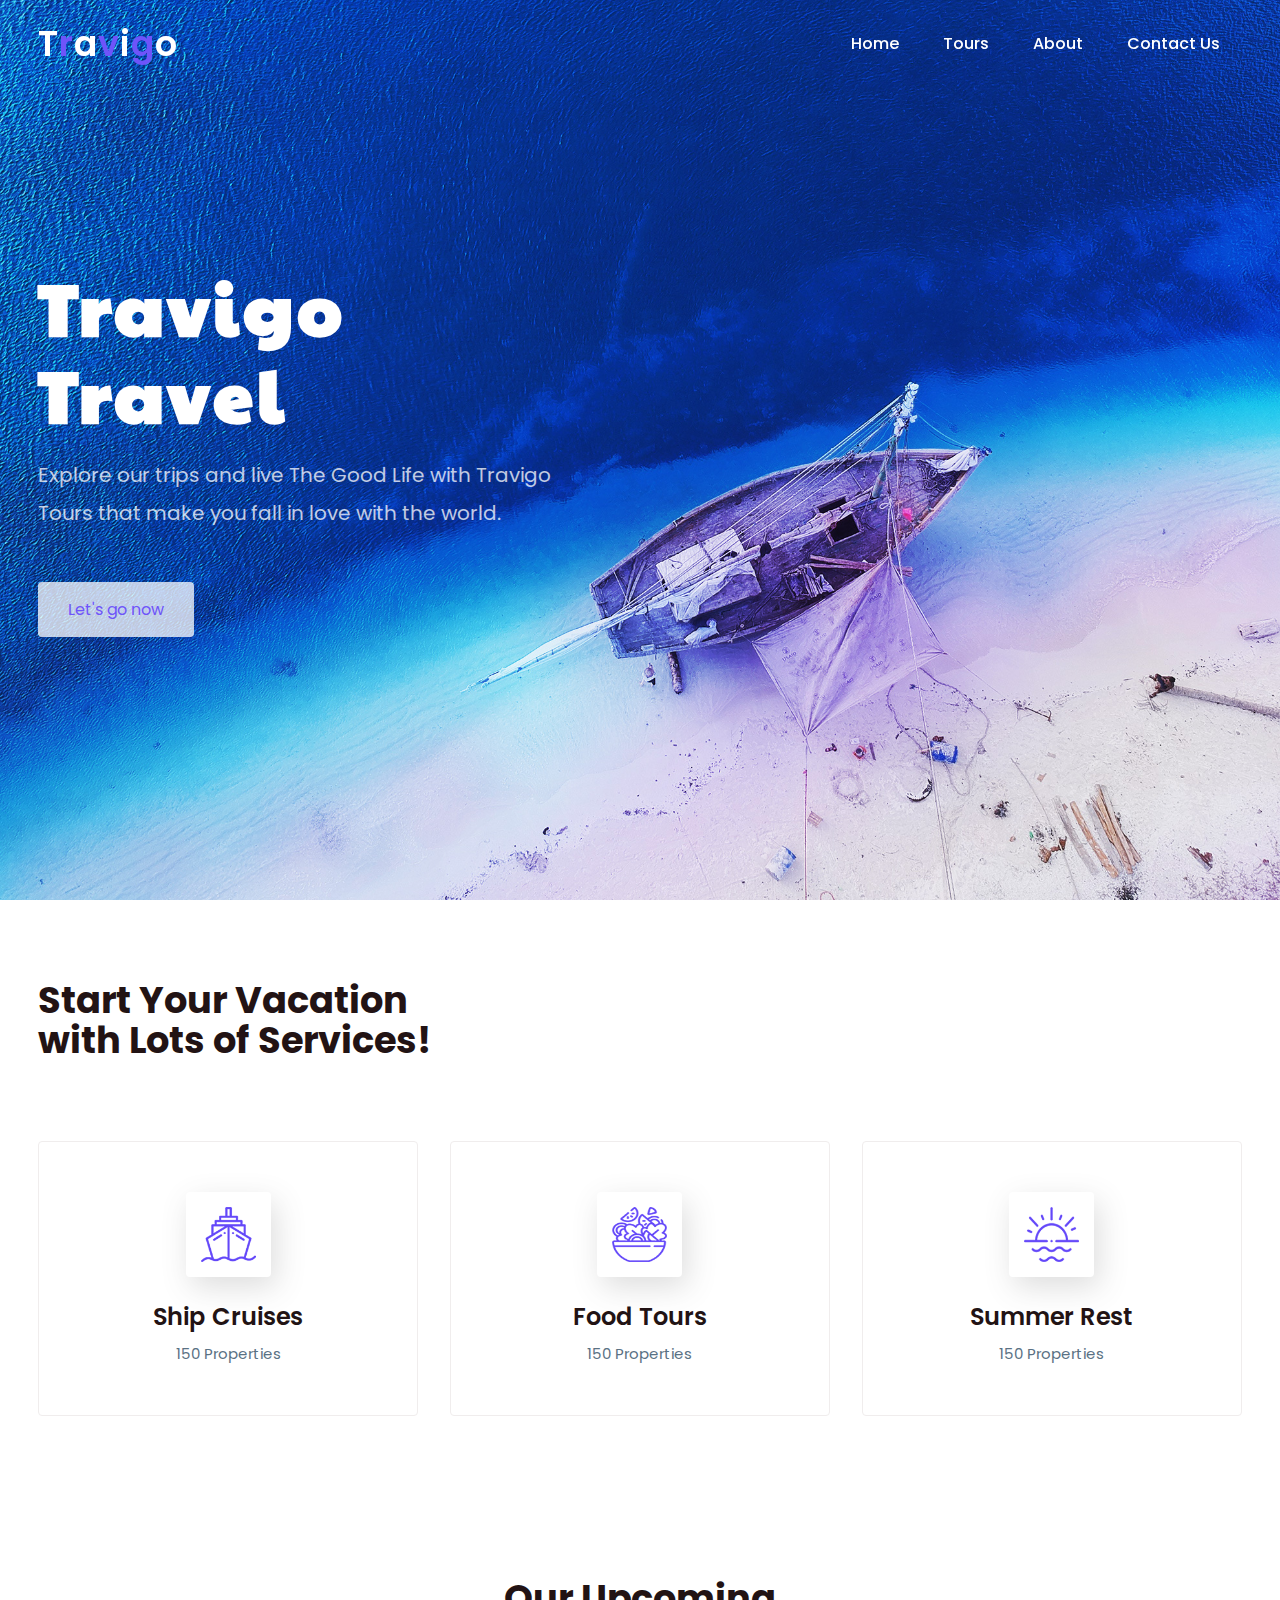
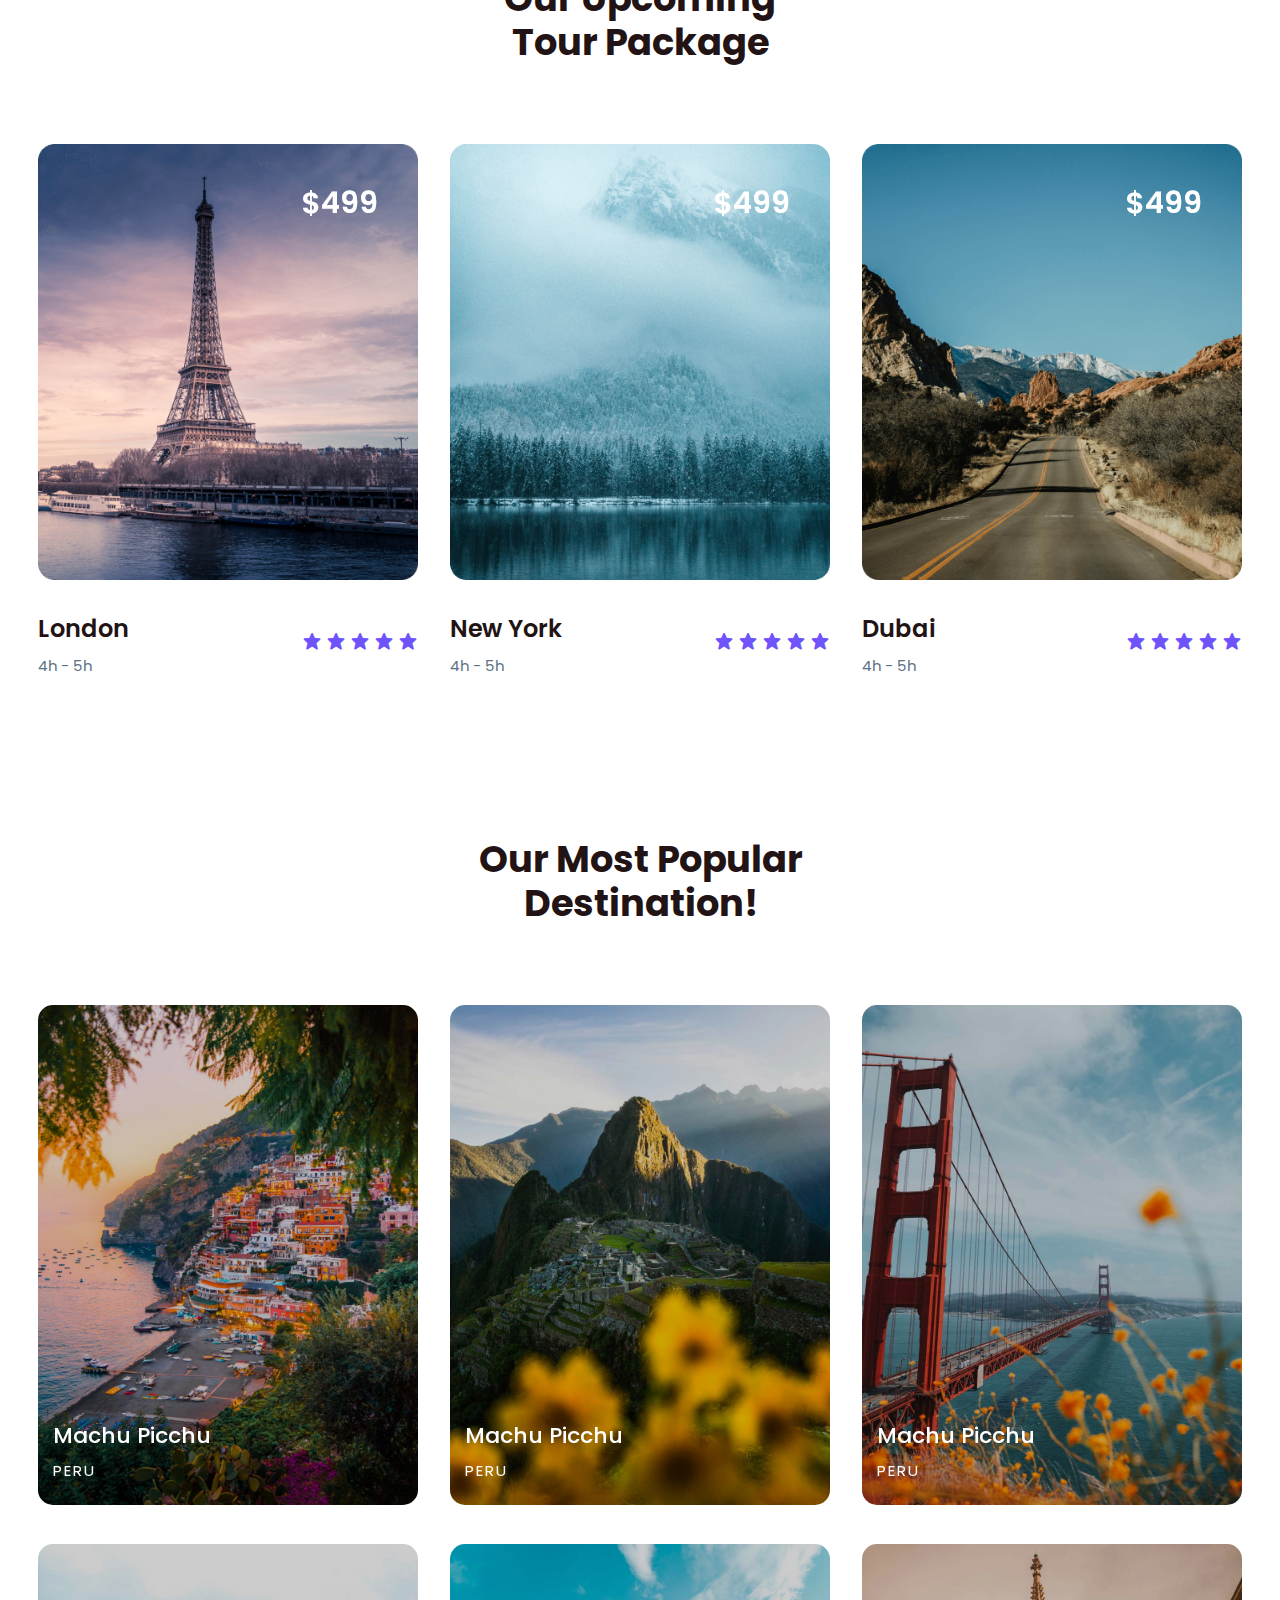
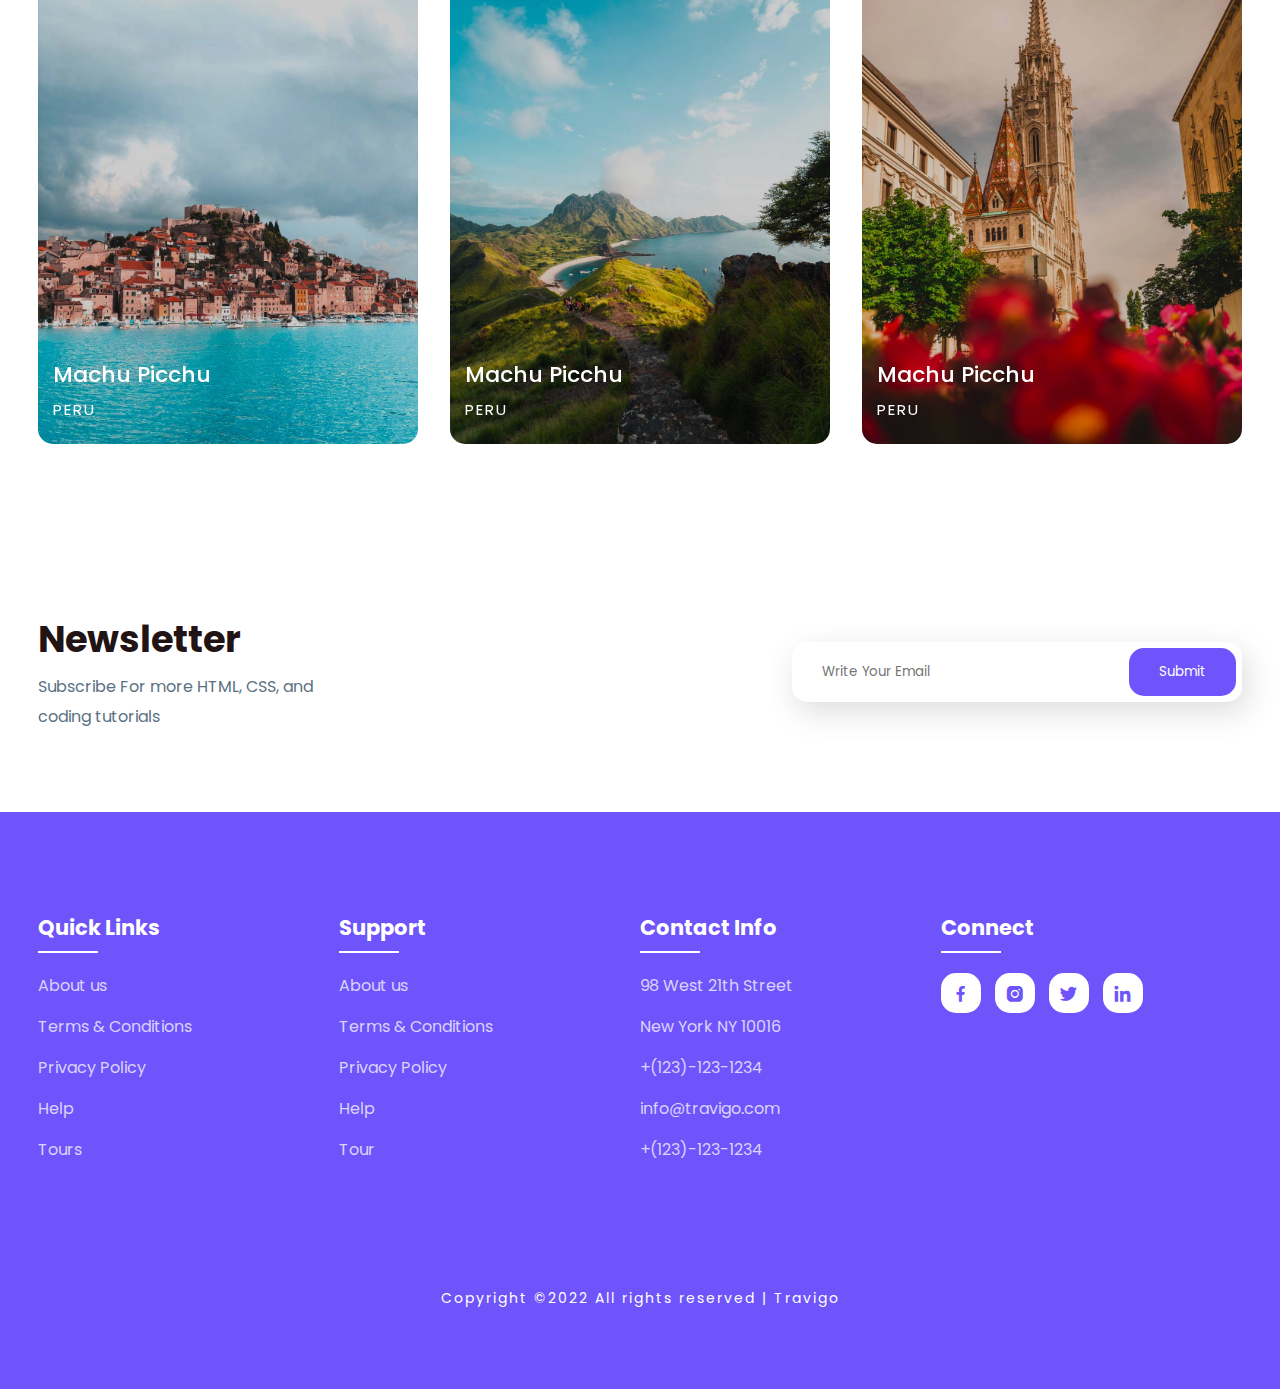
<file: index.html>
<!DOCTYPE html>
<html>
  <head>
    <meta charset="utf-8" />
    <meta name="viewport" content="width=device-width, initial-scale=1" />
    <title>Travigo - Travel for everyone</title>
    <link rel="icon" href="./img/world.png" />
    <meta
      name="description"
      content="Explore our trips and live The Good Life with Travigo our Tours that make you fall in love with the world."
    />
    <link rel="stylesheet" type="text/css" href="css/style.css" />

    <link
      rel="stylesheet"
      href="https://unpkg.com/boxicons@latest/css/boxicons.min.css"
    />

    <link rel="preconnect" href="https://fonts.googleapis.com" />
    <link rel="preconnect" href="https://fonts.gstatic.com" crossorigin />
    <link
      href="https://fonts.googleapis.com/css2?family=Paytone+One&family=Poppins:wght@100;200;300;400;500;600;700;800;900&display=swap"
      rel="stylesheet"
    />
  </head>
  <body>
    <!--header--->
    <header>
      <a href="#" class="logo"
        ><span>T</span><span class="purpel">r</span><span>a</span
        ><span class="purpel">v</span><span>i</span><span class="purpel">g</span
        ><span>o</span></a
      >
      <div class="bx bx-menu" id="menu-icon"></div>

      <ul class="navbar">
        <li><a href="index.html">Home</a></li>
        <li><a href="tours.html">Tours</a></li>
        <li><a href="about.html">About</a></li>
        <li><a href="contact.html">Contact Us</a></li>
      </ul>
    </header>

    <!--Home section--->
    <section class="home" id="home">
      <div class="home-text">
        <h1>
          Travigo <br />
          Travel
        </h1>
        <p>
          Explore our trips and live The Good Life with Travigo <br />
          Tours that make you fall in love with the world.
        </p>
        <a href="#" class="home-btn">Let's go now</a>
      </div>
    </section>

    <!--container--->
    <section class="container">
      <div class="text">
        <h2>
          Start Your Vacation <br />
          with Lots of Services!
        </h2>
      </div>

      <div class="row-items">
        <div class="container-box">
          <div class="container-img">
            <img src="img/trip1.png" alt="ship icon" />
          </div>
          <h4>Ship Cruises</h4>
          <p>150 Properties</p>
        </div>

        <div class="container-box">
          <div class="container-img">
            <img src="img/trip2.png" alt="food icon" />
          </div>
          <h4>Food Tours</h4>
          <p>150 Properties</p>
        </div>

        <div class="container-box">
          <div class="container-img">
            <img src="img/trip3.png" alt="sea and sun icon" />
          </div>
          <h4>Summer Rest</h4>
          <p>150 Properties</p>
        </div>
      </div>
    </section>

    <!--Package section--->
    <section class="package" id="package">
      <div class="title">
        <h2>
          Our Upcoming <br />
          Tour Package
        </h2>
      </div>

      <div class="package-content">
        <div class="box">
          <div class="thum">
            <img src="img/img1.png" alt="tour eiffel image" />
            <h3>$499</h3>
          </div>

          <div class="dest-content">
            <div class="location">
              <h4>London</h4>
              <p>4h - 5h</p>
            </div>
            <div class="stars">
              <a href="#"><i class="bx bxs-star"></i></a>
              <a href="#"><i class="bx bxs-star"></i></a>
              <a href="#"><i class="bx bxs-star"></i></a>
              <a href="#"><i class="bx bxs-star"></i></a>
              <a href="#"><i class="bx bxs-star"></i></a>
            </div>
          </div>
        </div>

        <div class="box">
          <div class="thum">
            <img src="img/img2.png" alt="mauntain image" />
            <h3>$499</h3>
          </div>

          <div class="dest-content">
            <div class="location">
              <h4>New York</h4>
              <p>4h - 5h</p>
            </div>
            <div class="stars">
              <a href="#"><i class="bx bxs-star"></i></a>
              <a href="#"><i class="bx bxs-star"></i></a>
              <a href="#"><i class="bx bxs-star"></i></a>
              <a href="#"><i class="bx bxs-star"></i></a>
              <a href="#"><i class="bx bxs-star"></i></a>
            </div>
          </div>
        </div>

        <div class="box">
          <div class="thum">
            <img src="img/img3.png" alt="road image" />
            <h3>$499</h3>
          </div>

          <div class="dest-content">
            <div class="location">
              <h4>Dubai</h4>
              <p>4h - 5h</p>
            </div>
            <div class="stars">
              <a href="#"><i class="bx bxs-star"></i></a>
              <a href="#"><i class="bx bxs-star"></i></a>
              <a href="#"><i class="bx bxs-star"></i></a>
              <a href="#"><i class="bx bxs-star"></i></a>
              <a href="#"><i class="bx bxs-star"></i></a>
            </div>
          </div>
        </div>
      </div>
    </section>

    <!--destination section--->
    <section class="destination" id="destination">
      <div class="title">
        <h2>
          Our Most Popular <br />
          Destination!
        </h2>
      </div>

      <div class="destination-content">
        <div class="col-content">
          <img src="img/img-1.jpg" alt="Machu Picchu image" />
          <h5>Machu Picchu</h5>
          <p>PERU</p>
        </div>

        <div class="col-content">
          <img src="img/img-2.jpg" alt="Machu Picchu image" />
          <h5>Machu Picchu</h5>
          <p>PERU</p>
        </div>

        <div class="col-content">
          <img src="img/img-3.jpg" alt="Machu Picchu image" />
          <h5>Machu Picchu</h5>
          <p>PERU</p>
        </div>

        <div class="col-content">
          <img src="img/img-4.jpg" alt="Machu Picchu image" />
          <h5>Machu Picchu</h5>
          <p>PERU</p>
        </div>

        <div class="col-content">
          <img src="img/img-5.jpg" alt="Machu Picchu image" />
          <h5>Machu Picchu</h5>
          <p>PERU</p>
        </div>

        <div class="col-content">
          <img src="img/img-6.jpg" alt="Machu Picchu image" />
          <h5>Machu Picchu</h5>
          <p>PERU</p>
        </div>
      </div>
    </section>

    <!--Newsletter--->
    <section class="newsletter">
      <div class="news-text">
        <h2>Newsletter</h2>
        <p>
          Subscribe For more HTML, CSS, and <br />
          coding tutorials
        </p>
      </div>

      <div class="send">
        <form>
          <input type="email" placeholder="Write Your Email" required />
          <input type="submit" value="Submit" />
        </form>
      </div>
    </section>

    <!--footer--->
    <section id="contact">
      <div class="footer">
        <div class="main">
          <div class="list">
            <h4>Quick Links</h4>
            <ul>
              <li><a href="#">About us</a></li>
              <li><a href="#">Terms & Conditions</a></li>
              <li><a href="#">Privacy Policy</a></li>
              <li><a href="#">Help</a></li>
              <li><a href="#">Tours</a></li>
            </ul>
          </div>

          <div class="list">
            <h4>Support</h4>
            <ul>
              <li><a href="about.html">About us</a></li>
              <li><a href="#">Terms & Conditions</a></li>
              <li><a href="#">Privacy Policy</a></li>
              <li><a href="#">Help</a></li>
              <li><a href="tours.html">Tour</a></li>
            </ul>
          </div>

          <div class="list">
            <h4>Contact Info</h4>
            <ul>
              <li><a href="#">98 West 21th Street</a></li>
              <li><a href="#">New York NY 10016</a></li>
              <li><a href="#">+(123)-123-1234</a></li>
              <li><a href="#">info@travigo.com</a></li>
              <li><a href="#">+(123)-123-1234</a></li>
            </ul>
          </div>

          <div class="list">
            <h4>Connect</h4>
            <div class="social">
              <a href="https://www.facebook.com/YouCodeSchool/"
                ><i class="bx bxl-facebook"></i
              ></a>
              <a href="https://www.instagram.com/youcodeschool/"
                ><i class="bx bxl-instagram-alt"></i></a>
              <a href="https://twitter.com/YouCode18"><i class="bx bxl-twitter"></i></a>
              <a href="https://www.linkedin.com/company/youcode-maroc/"><i class="bx bxl-linkedin"></i></a>
            </div>
          </div>
        </div>
      </div>

      <div class="end-text">
        <p>Copyright ©2022 All rights reserved | Travigo</p>
      </div>
    </section>

    <!--link to js--->
    <script type="text/javascript" src="js/script.js"></script>
  </body>
</html>
</file>
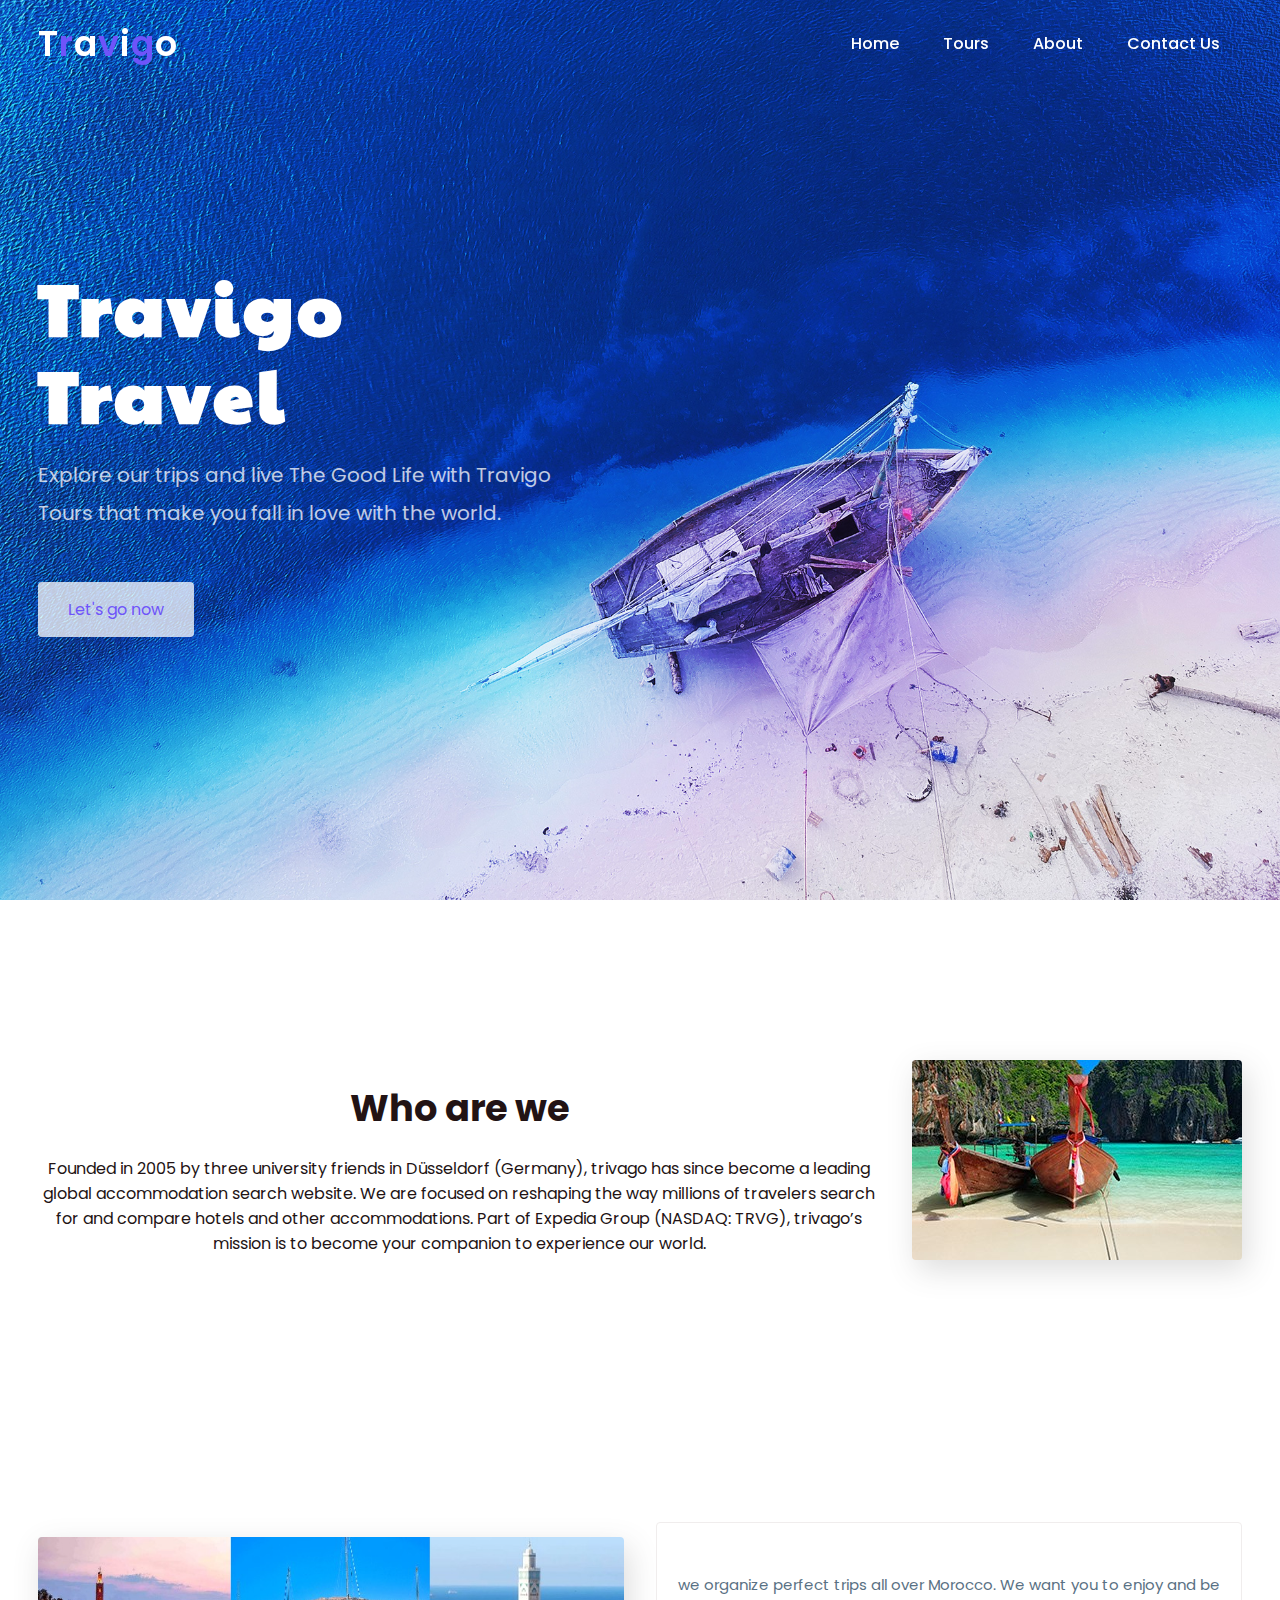
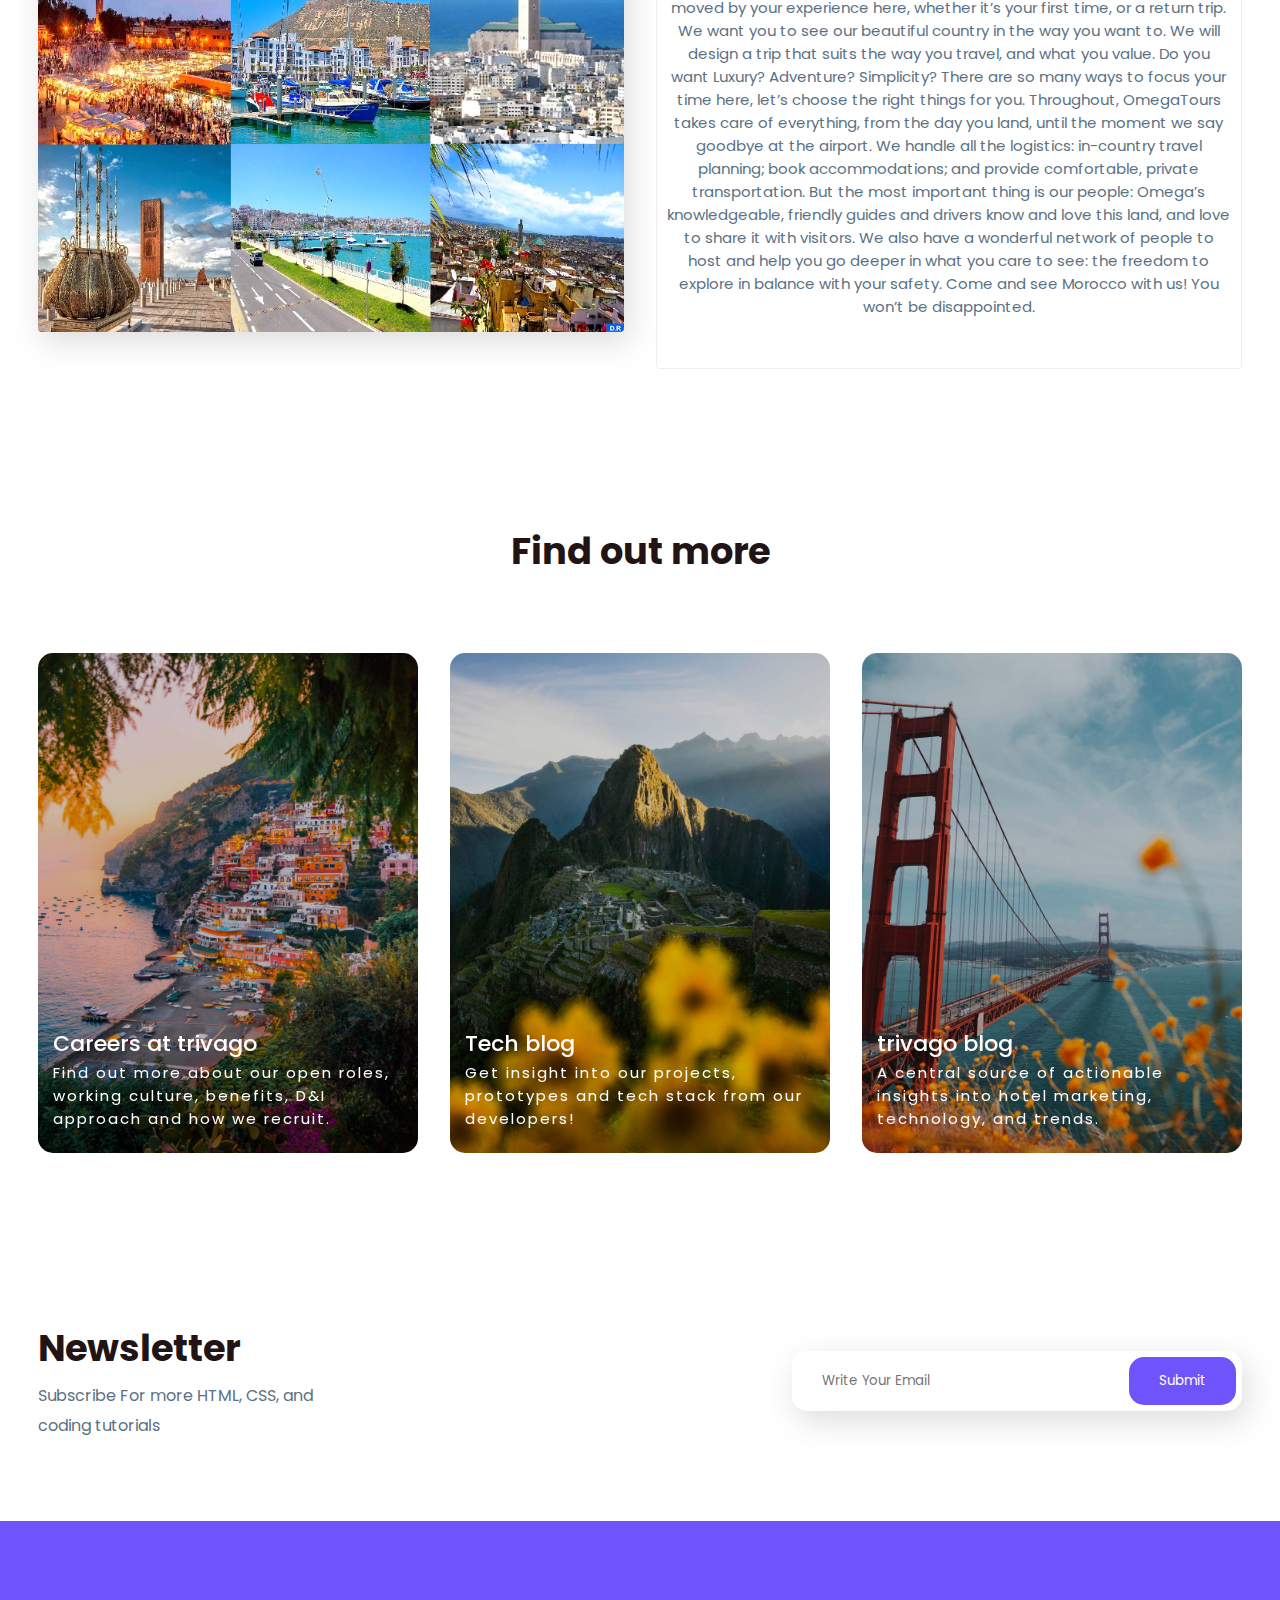
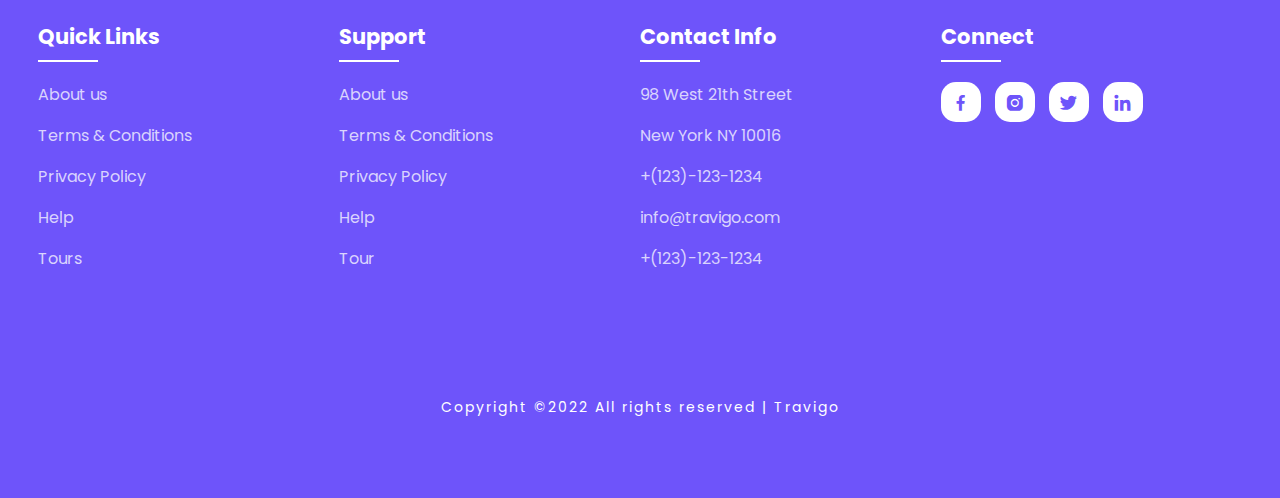
<file: about.html>
<!DOCTYPE html>
<html>
  <head>
    <meta charset="utf-8" />
    <meta name="viewport" content="width=device-width, initial-scale=1" />
    <title>Travigo - Travel for everyone</title>
    <link rel="icon" href="./img/world.png" />
    <meta
      name="description"
      content="Explore our trips and live The Good Life with Travigo our Tours that make you fall in love with the world."
    />
    <link rel="stylesheet" type="text/css" href="css/style.css" />

    <link
      rel="stylesheet"
      href="https://unpkg.com/boxicons@latest/css/boxicons.min.css"
    />

    <link rel="preconnect" href="https://fonts.googleapis.com" />
    <link rel="preconnect" href="https://fonts.gstatic.com" crossorigin />
    <link
      href="https://fonts.googleapis.com/css2?family=Paytone+One&family=Poppins:wght@100;200;300;400;500;600;700;800;900&display=swap"
      rel="stylesheet"
    />
  </head>
  <body>
    <!--header--->
    <header>
      <a href="#" class="logo"
        ><span>T</span><span class="purpel">r</span><span>a</span
        ><span class="purpel">v</span><span>i</span><span class="purpel">g</span
        ><span>o</span></a
      >
      <div class="bx bx-menu" id="menu-icon"></div>

      <ul class="navbar">
        <li><a href="index.html">Home</a></li>
        <li><a href="tours.html">Tours</a></li>
        <li><a href="about.html">About</a></li>
        <li><a href="contact.html">Contact Us</a></li>
      </ul>
    </header>

    <!--Home section--->
    <section class="home" id="home">
      <div class="home-text">
        <h1>
          Travigo <br />
          Travel
        </h1>
        <p>
          Explore our trips and live The Good Life with Travigo <br />
          Tours that make you fall in love with the world.
        </p>
        <a href="#" class="home-btn">Let's go now</a>
      </div>
    </section>

    <!--container--->
    <section class="container">
      <div class="row-items">
        <div id="about" class="container">
          <div class="title">
            <h2>Who are we</h2>
          </div>
          <br />
          <p>
            Founded in 2005 by three university friends in Düsseldorf (Germany),
            trivago has since become a leading global accommodation search
            website. We are focused on reshaping the way millions of travelers
            search for and compare hotels and other accommodations. Part of
            Expedia Group (NASDAQ: TRVG), trivago’s mission is to become your
            companion to experience our world.
          </p>
        </div>
        <div class="container-img-b">
          <img src="img/tourism.jpg" alt="tourism image" />
        </div>
      </div>
    </section>

    <!--container--->
    <section class="container">
      <div class="row-items">
        <div class="container-img-b">
          <img src="img/maroc.jpg" alt="morocco collection image" />
        </div>
        <div class="container-box">
          <p>
            we organize perfect trips all over Morocco. We want you to enjoy and
            be moved by your experience here, whether it’s your first time, or a
            return trip. We want you to see our beautiful country in the way you
            want to. We will design a trip that suits the way you travel, and
            what you value. Do you want Luxury? Adventure? Simplicity? There are
            so many ways to focus your time here, let’s choose the right things
            for you. Throughout, OmegaTours takes care of everything, from the
            day you land, until the moment we say goodbye at the airport. We
            handle all the logistics: in-country travel planning; book
            accommodations; and provide comfortable, private transportation. But
            the most important thing is our people: Omega’s knowledgeable,
            friendly guides and drivers know and love this land, and love to
            share it with visitors. We also have a wonderful network of people
            to host and help you go deeper in what you care to see: the freedom
            to explore in balance with your safety. Come and see Morocco with
            us! You won’t be disappointed.
          </p>
        </div>
      </div>
    </section>

    <!--destination section--->
    <section class="destination" id="destination">
      <div class="title">
        <h2>Find out more</h2>
      </div>

      <div class="destination-content">
        <div class="blog-content">
          <img src="img/img-1.jpg" alt="Machu Picchu image" />
          <h5>Careers at trivago</h5>
          <p>
            Find out more about our open roles, working culture, benefits, D&I
            approach and how we recruit.
          </p>
        </div>

        <div class="blog-content">
          <img src="img/img-2.jpg" alt="Machu Picchu image" />
          <h5>Tech blog</h5>
          <p>
            Get insight into our projects, prototypes and tech stack from our
            developers!
          </p>
        </div>

        <div class="blog-content">
          <img src="img/img-3.jpg" alt="Machu Picchu image" />
          <h5>trivago blog</h5>
          <p>
            A central source of actionable insights into hotel marketing,
            technology, and trends.
          </p>
        </div>
      </div>
    </section>

    <!--Newsletter--->
    <section class="newsletter">
      <div class="news-text">
        <h2>Newsletter</h2>
        <p>
          Subscribe For more HTML, CSS, and <br />
          coding tutorials
        </p>
      </div>

      <div class="send">
        <form>
          <input type="email" placeholder="Write Your Email" required />
          <input type="submit" value="Submit" />
        </form>
      </div>
    </section>

    <!--footer--->
    <section id="contact">
      <div class="footer">
        <div class="main">
          <div class="list">
            <h4>Quick Links</h4>
            <ul>
              <li><a href="#">About us</a></li>
              <li><a href="#">Terms & Conditions</a></li>
              <li><a href="#">Privacy Policy</a></li>
              <li><a href="#">Help</a></li>
              <li><a href="#">Tours</a></li>
            </ul>
          </div>

          <div class="list">
            <h4>Support</h4>
            <ul>
              <li><a href="about.html">About us</a></li>
              <li><a href="#">Terms & Conditions</a></li>
              <li><a href="#">Privacy Policy</a></li>
              <li><a href="#">Help</a></li>
              <li><a href="tours.html">Tour</a></li>
            </ul>
          </div>

          <div class="list">
            <h4>Contact Info</h4>
            <ul>
              <li><a href="#">98 West 21th Street</a></li>
              <li><a href="#">New York NY 10016</a></li>
              <li><a href="#">+(123)-123-1234</a></li>
              <li><a href="#">info@travigo.com</a></li>
              <li><a href="#">+(123)-123-1234</a></li>
            </ul>
          </div>

          <div class="list">
            <h4>Connect</h4>
            <div class="social">
              <a href="https://www.facebook.com/YouCodeSchool/"
                ><i class="bx bxl-facebook"></i
              ></a>
              <a href="https://www.instagram.com/youcodeschool/"
                ><i class="bx bxl-instagram-alt"></i
              ></a>
              <a href="https://twitter.com/YouCode18"
                ><i class="bx bxl-twitter"></i
              ></a>
              <a href="https://www.linkedin.com/company/youcode-maroc/"
                ><i class="bx bxl-linkedin"></i
              ></a>
            </div>
          </div>
        </div>
      </div>

      <div class="end-text">
        <p>Copyright ©2022 All rights reserved | Travigo</p>
      </div>
    </section>

    <!--link to js--->
    <script type="text/javascript" src="js/script.js"></script>
  </body>
</html>
</file>
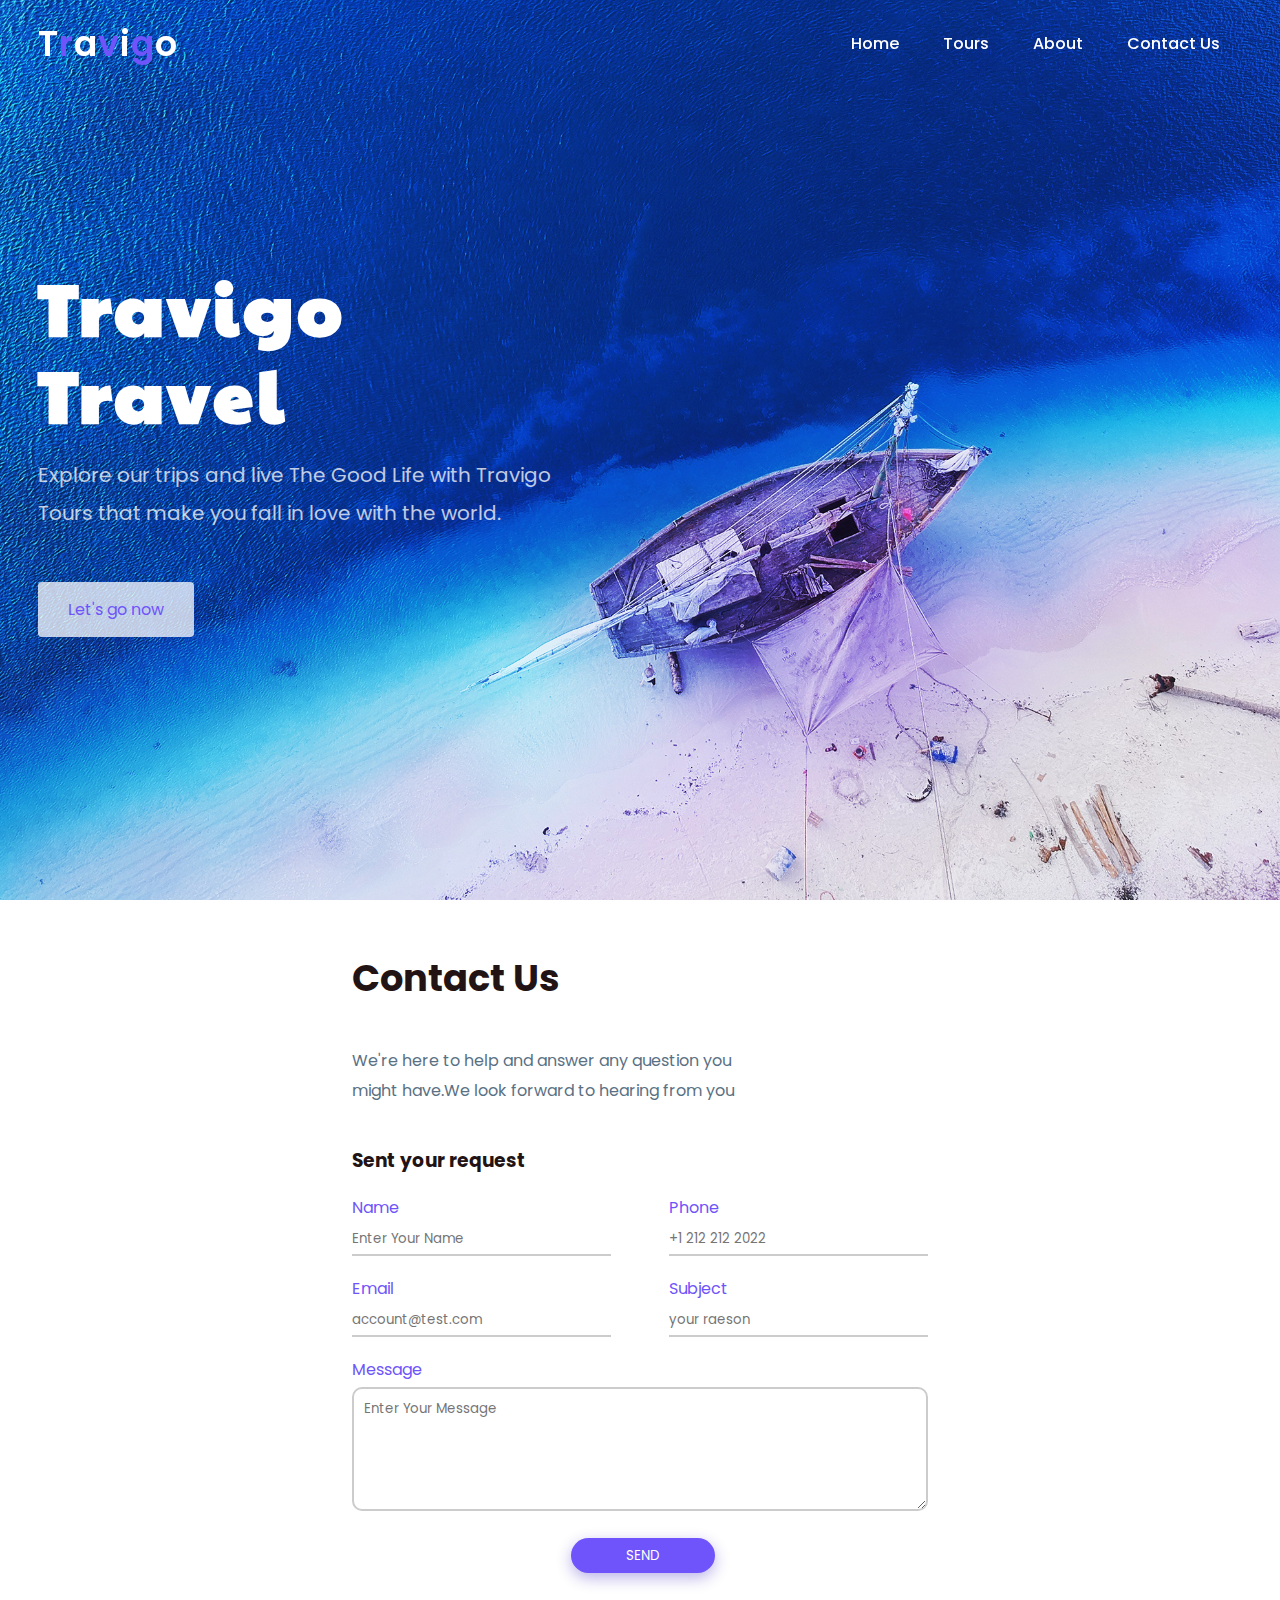
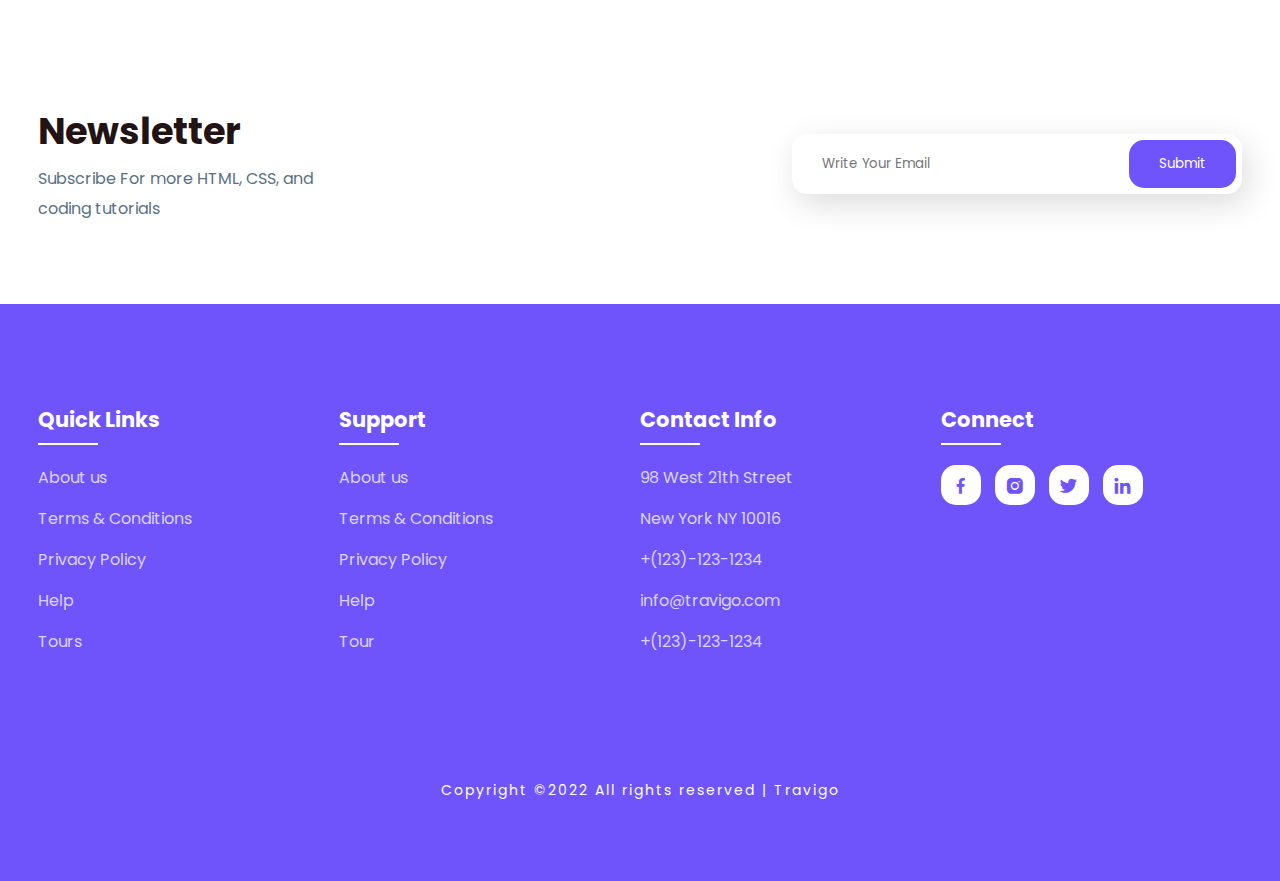
<file: contact.html>
<!DOCTYPE html>
<html>
  <head>
    <meta charset="utf-8" />
    <meta name="viewport" content="width=device-width, initial-scale=1" />
    <title>Travigo - Travel for everyone</title>
    <link rel="icon" href="./img/world.png" />
    <meta
      name="description"
      content="Explore our trips and live The Good Life with Travigo our Tours that make you fall in love with the world."
    />
    <link rel="stylesheet" type="text/css" href="css/style.css" />

    <link
      rel="stylesheet"
      href="https://unpkg.com/boxicons@latest/css/boxicons.min.css"
    />

    <link rel="preconnect" href="https://fonts.googleapis.com" />
    <link rel="preconnect" href="https://fonts.gstatic.com" crossorigin />
    <link
      href="https://fonts.googleapis.com/css2?family=Paytone+One&family=Poppins:wght@100;200;300;400;500;600;700;800;900&display=swap"
      rel="stylesheet"
    />
  </head>
  <body>
    <!--header--->
    <header>
      <a href="#" class="logo"
        ><span>T</span><span class="purpel">r</span><span>a</span
        ><span class="purpel">v</span><span>i</span><span class="purpel">g</span
        ><span>o</span></a
      >
      <div class="bx bx-menu" id="menu-icon"></div>

      <ul class="navbar">
        <li><a href="index.html">Home</a></li>
        <li><a href="tours.html">Tours</a></li>
        <li><a href="about.html">About</a></li>
        <li><a href="contact.html">Contact Us</a></li>
      </ul>
    </header>

    <!--Home section--->
    <section class="home" id="home">
      <div class="home-text">
        <h1>
          Travigo <br />
          Travel
        </h1>
        <p>
          Explore our trips and live The Good Life with Travigo <br />
          Tours that make you fall in love with the world.
        </p>
        <a href="#" class="home-btn">Let's go now</a>
      </div>
    </section>

    <!--container--->
    <div class="contact-container">
      <h2>Contact Us</h2>
      <p>
        We're here to help and answer any question you <br />
        might have.We look forward to hearing from you
      </p>
      <div class="contact">
        <h3>Sent your request</h3>
        <form>
          <div class="input-row">
            <div class="input-group">
              <label>Name</label>
              <input
                class="contact-input"
                type="text"
                placeholder="Enter Your Name"
              />
            </div>
            <div class="input-group">
              <label>Phone</label>
              <input
                class="contact-input"
                type="text"
                placeholder="+1 212 212 2022"
              />
            </div>
          </div>
          <div class="input-row">
            <div class="input-group">
              <label>Email</label>
              <input
                class="contact-input"
                type="text"
                placeholder="account@test.com"
              />
            </div>
            <div class="input-group">
              <label>Subject</label>
              <input
                class="contact-input"
                type="text"
                placeholder="your raeson"
              />
            </div>
          </div>
          <label>Message</label>
          <textarea rows="5" placeholder="Enter Your Message"></textarea>
          <button type="submit">SEND</button>
        </form>
      </div>
    </div>
    <!--Newsletter--->
    <section class="newsletter">
      <div class="news-text">
        <h2>Newsletter</h2>
        <p>
          Subscribe For more HTML, CSS, and <br />
          coding tutorials
        </p>
      </div>

      <div class="send">
        <form>
          <input type="email" placeholder="Write Your Email" required />
          <input type="submit" value="Submit" />
        </form>
      </div>
    </section>

    <!--footer--->
    <section id="contact">
      <div class="footer">
        <div class="main">
          <div class="list">
            <h4>Quick Links</h4>
            <ul>
              <li><a href="#">About us</a></li>
              <li><a href="#">Terms & Conditions</a></li>
              <li><a href="#">Privacy Policy</a></li>
              <li><a href="#">Help</a></li>
              <li><a href="#">Tours</a></li>
            </ul>
          </div>

          <div class="list">
            <h4>Support</h4>
            <ul>
              <li><a href="about.html">About us</a></li>
              <li><a href="#">Terms & Conditions</a></li>
              <li><a href="#">Privacy Policy</a></li>
              <li><a href="#">Help</a></li>
              <li><a href="tours.html">Tour</a></li>
            </ul>
          </div>

          <div class="list">
            <h4>Contact Info</h4>
            <ul>
              <li><a href="#">98 West 21th Street</a></li>
              <li><a href="#">New York NY 10016</a></li>
              <li><a href="#">+(123)-123-1234</a></li>
              <li><a href="#">info@travigo.com</a></li>
              <li><a href="#">+(123)-123-1234</a></li>
            </ul>
          </div>

          <div class="list">
            <h4>Connect</h4>
            <div class="social">
              <a href="https://www.facebook.com/YouCodeSchool/"
                ><i class="bx bxl-facebook"></i
              ></a>
              <a href="https://www.instagram.com/youcodeschool/"
                ><i class="bx bxl-instagram-alt"></i
              ></a>
              <a href="https://twitter.com/YouCode18"
                ><i class="bx bxl-twitter"></i
              ></a>
              <a href="https://www.linkedin.com/company/youcode-maroc/"
                ><i class="bx bxl-linkedin"></i
              ></a>
            </div>
          </div>
        </div>
      </div>

      <div class="end-text">
        <p>Copyright ©2022 All rights reserved | Travigo</p>
      </div>
    </section>

    <!--link to js--->
    <script type="text/javascript" src="js/script.js"></script>
  </body>
</html>
</file>
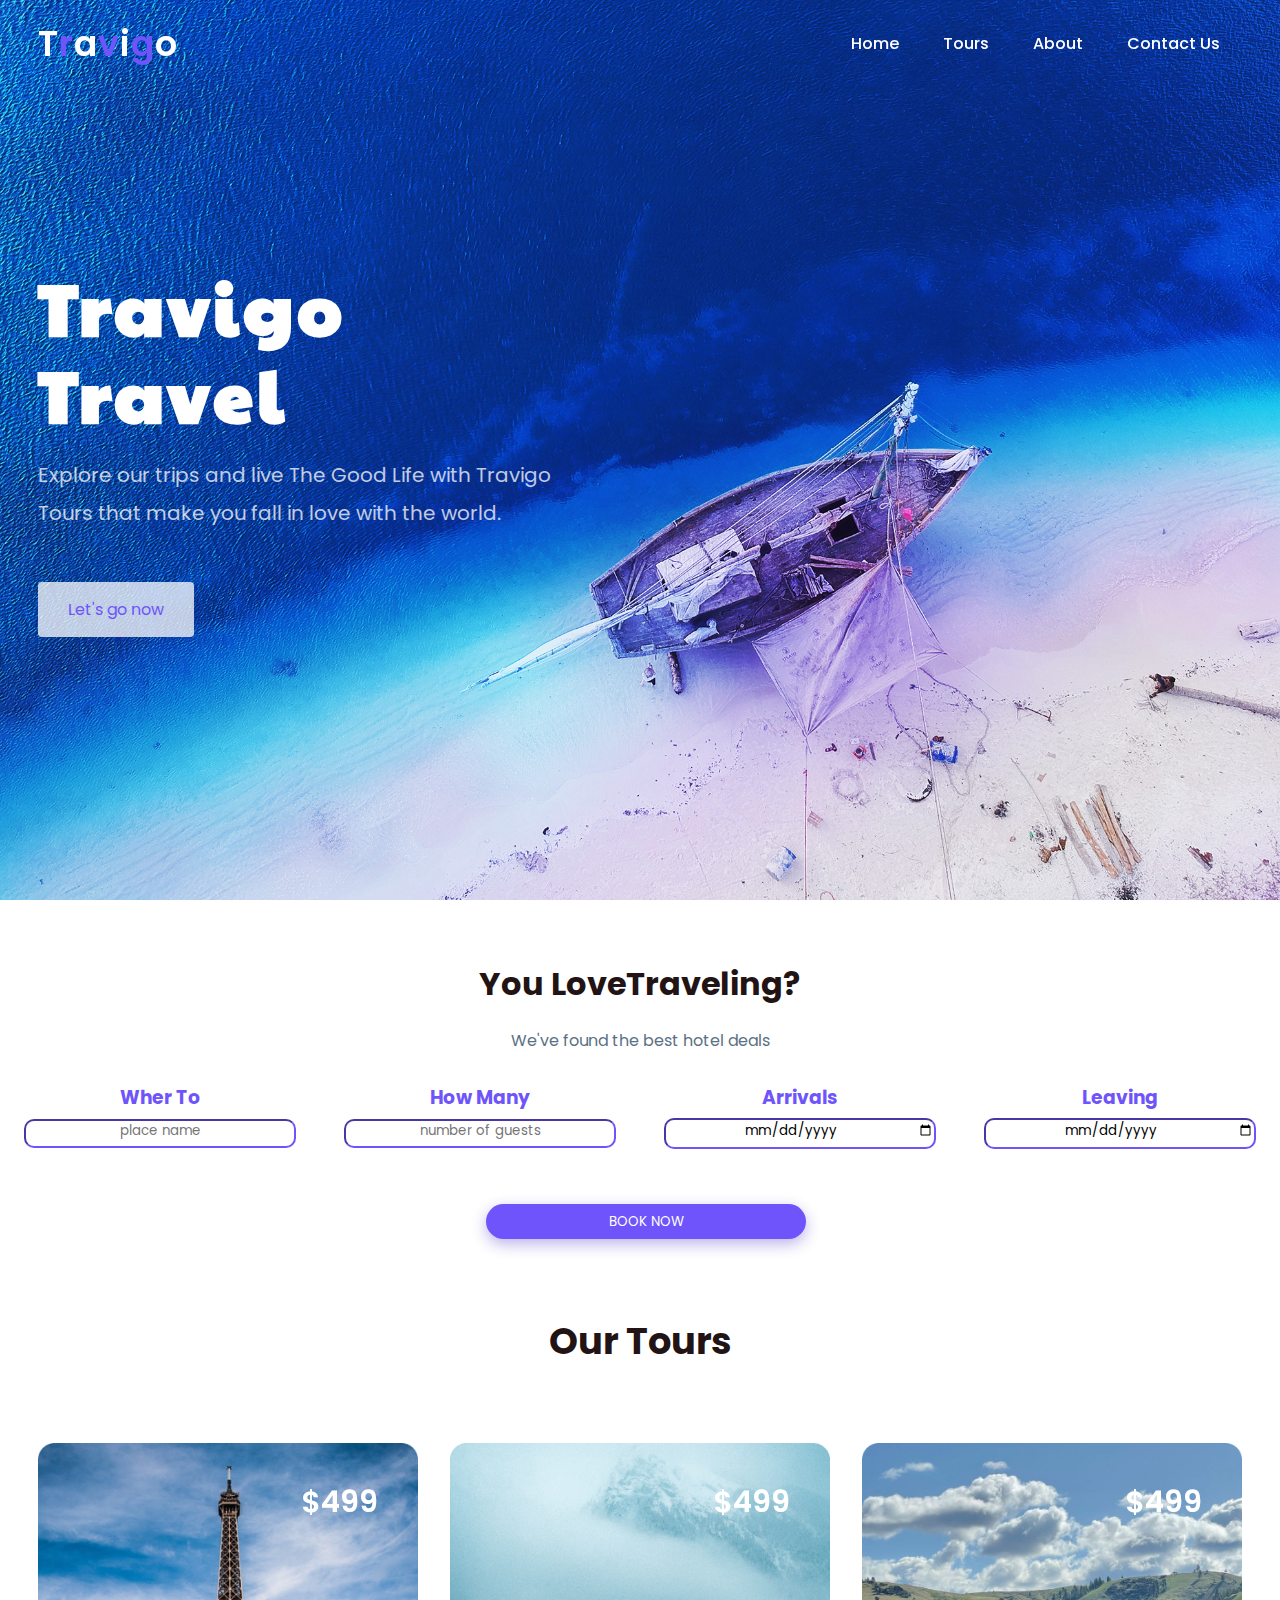
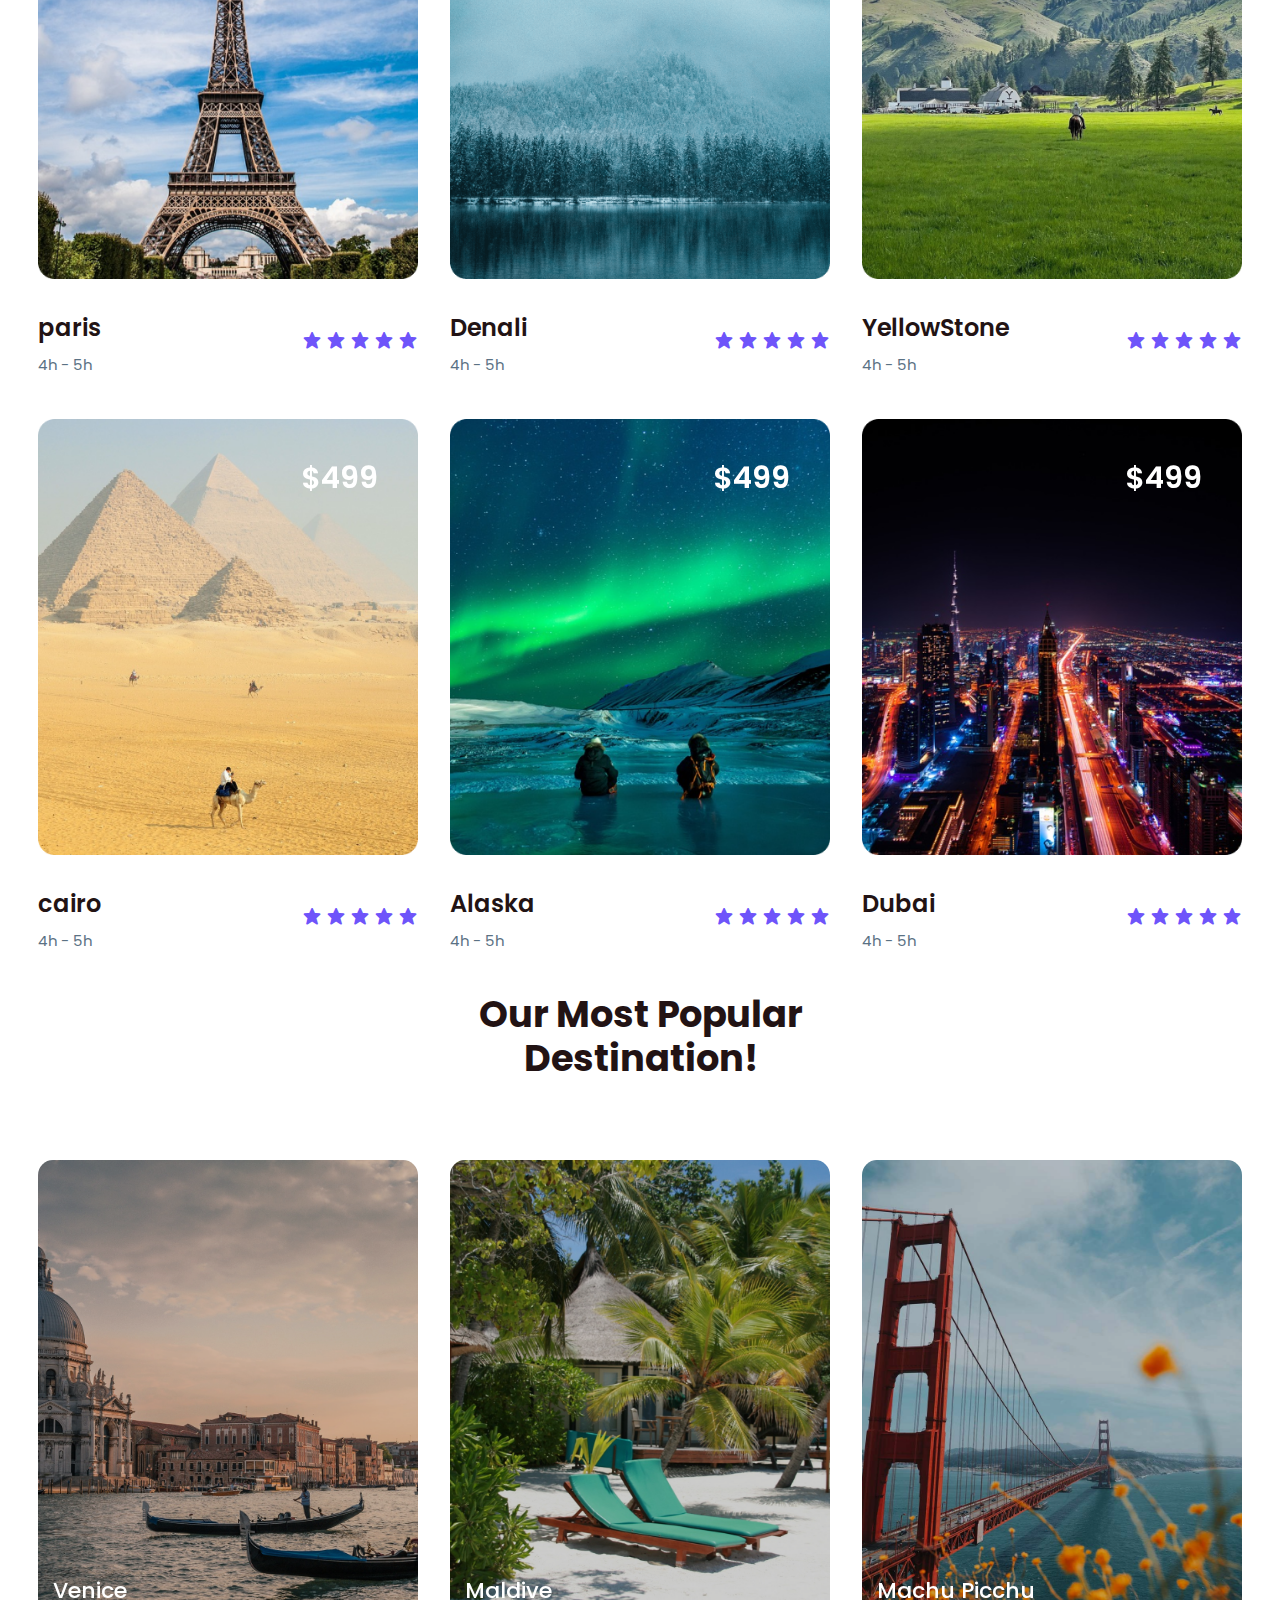
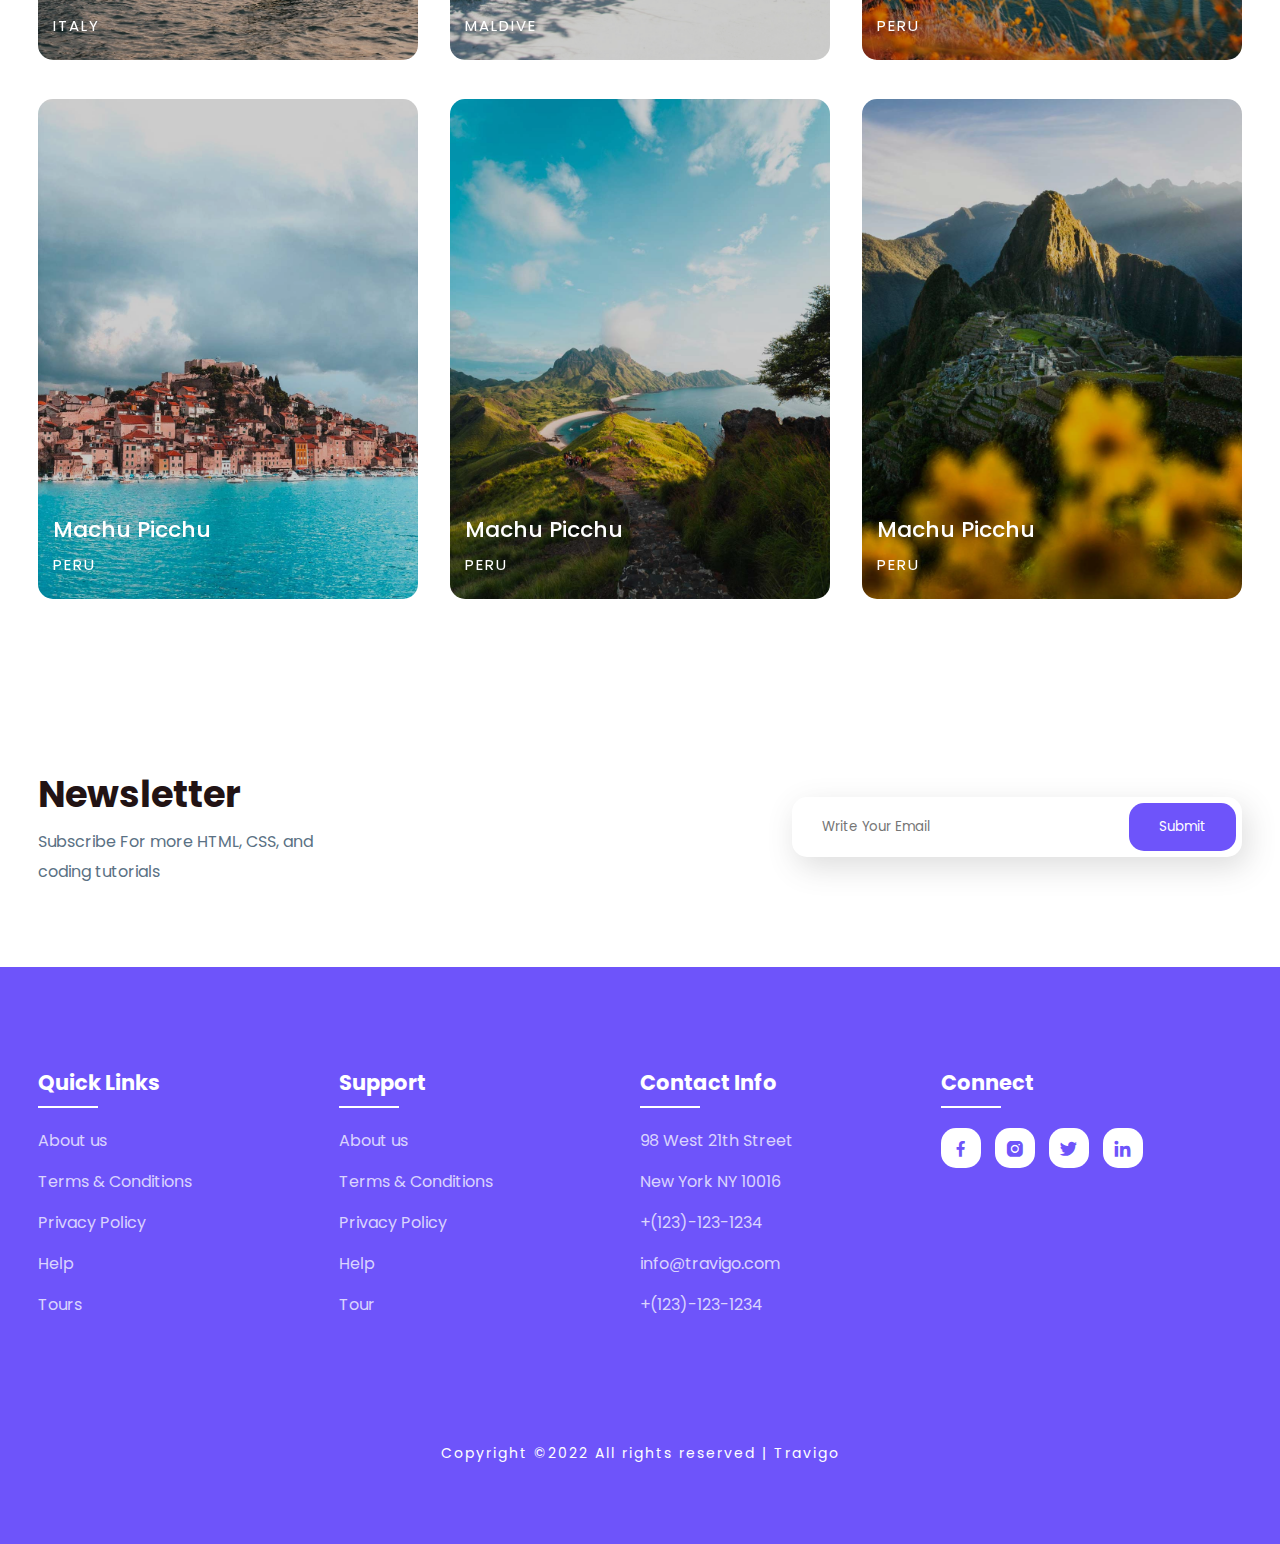
<file: tours.html>
<!DOCTYPE html>
<html>
  <head>
    <meta charset="utf-8" />
    <meta name="viewport" content="width=device-width, initial-scale=1" />
    <title>Travigo - Travel for everyone</title>
    <link rel="icon" href="./img/world.png" />
    <meta
      name="description"
      content="Explore our trips and live The Good Life with Travigo our Tours that make you fall in love with the world."
    />
    <link rel="stylesheet" type="text/css" href="css/style.css" />

    <link
      rel="stylesheet"
      href="https://unpkg.com/boxicons@latest/css/boxicons.min.css"
    />

    <link rel="preconnect" href="https://fonts.googleapis.com" />
    <link rel="preconnect" href="https://fonts.gstatic.com" crossorigin />
    <link
      href="https://fonts.googleapis.com/css2?family=Paytone+One&family=Poppins:wght@100;200;300;400;500;600;700;800;900&display=swap"
      rel="stylesheet"
    />
  </head>
  <body>
    <!--header--->
    <header>
      <a href="#" class="logo"
        ><span>T</span><span class="purpel">r</span><span>a</span
        ><span class="purpel">v</span><span>i</span><span class="purpel">g</span
        ><span>o</span></a
      >

      <div class="bx bx-menu" id="menu-icon"></div>

      <ul class="navbar">
        <li><a href="index.html">Home</a></li>
        <li><a href="tours.html">Tours</a></li>
        <li><a href="about.html">About</a></li>
        <li><a href="contact.html">Contact Us</a></li>
      </ul>
    </header>

    <!--Home section--->
    <section class="home" id="home">
      <div class="home-text">
        <h1>
          Travigo <br />
          Travel
        </h1>
        <p>
          Explore our trips and live The Good Life with Travigo <br />
          Tours that make you fall in love with the world.
        </p>
        <a href="#" class="home-btn">Let's go now</a>
      </div>
    </section>

    <!--container--->
    <div class="tour-container">
      <h1>You Love<span>Traveling</span>?</h1>
      <p>We've found the best hotel deals</p>
      <div class="tour">
        <form>
          <div class="input-tour-row">
            <div class="tour-input">
              <label><h3>Wher To</h3></label>
              <input class="tour-input" type="text" placeholder="place name" />
            </div>
            <div class="tour-input">
              <label><h3>How Many</h3></label>
              <input
                class="tour-input"
                type="text"
                placeholder="number of guests"
              />
            </div>

            <div class="tour-input">
              <label><h3>Arrivals</h3></label>
              <input class="tour-input" type="date" />
            </div>
            <div class="tour-input">
              <label><h3>Leaving</h3></label>
              <input class="tour-input" type="date" />
            </div>
          </div>
          <button type="submit">BOOK NOW</button>
        </form>
      </div>
    </div>
    <section class="package" id="package">
      <div class="title">
        <h2>Our Tours</h2>
      </div>

      <div class="package-contentv1">
        <div class="box">
          <div class="thum">
            <img src="img/paris.png" alt="paris image" />
            <h3>$499</h3>
          </div>

          <div class="dest-content">
            <div class="location">
              <h4>paris</h4>
              <p>4h - 5h</p>
            </div>
            <div class="stars">
              <a href="#"><i class="bx bxs-star"></i></a>
              <a href="#"><i class="bx bxs-star"></i></a>
              <a href="#"><i class="bx bxs-star"></i></a>
              <a href="#"><i class="bx bxs-star"></i></a>
              <a href="#"><i class="bx bxs-star"></i></a>
            </div>
          </div>
        </div>

        <div class="box">
          <div class="thum">
            <img src="img/img2.png" alt="denali image" />
            <h3>$499</h3>
          </div>

          <div class="dest-content">
            <div class="location">
              <h4>Denali</h4>
              <p>4h - 5h</p>
            </div>
            <div class="stars">
              <a href="#"><i class="bx bxs-star"></i></a>
              <a href="#"><i class="bx bxs-star"></i></a>
              <a href="#"><i class="bx bxs-star"></i></a>
              <a href="#"><i class="bx bxs-star"></i></a>
              <a href="#"><i class="bx bxs-star"></i></a>
            </div>
          </div>
        </div>

        <div class="box">
          <div class="thum">
            <img src="img/yellowston.png" alt="yallowstone image" />
            <h3>$499</h3>
          </div>

          <div class="dest-content">
            <div class="location">
              <h4>YellowStone</h4>
              <p>4h - 5h</p>
            </div>
            <div class="stars">
              <a href="#"><i class="bx bxs-star"></i></a>
              <a href="#"><i class="bx bxs-star"></i></a>
              <a href="#"><i class="bx bxs-star"></i></a>
              <a href="#"><i class="bx bxs-star"></i></a>
              <a href="#"><i class="bx bxs-star"></i></a>
            </div>
          </div>
        </div>
      </div>
    </section>
    <section class="packagev2" id="package">
      <div class="packagev2-content">
        <div class="box">
          <div class="thumv2">
            <img src="img/cairo.png" alt="cairo image" />
            <h3>$499</h3>
          </div>

          <div class="dest-content">
            <div class="location">
              <h4>cairo</h4>
              <p>4h - 5h</p>
            </div>
            <div class="stars">
              <a href="#"><i class="bx bxs-star"></i></a>
              <a href="#"><i class="bx bxs-star"></i></a>
              <a href="#"><i class="bx bxs-star"></i></a>
              <a href="#"><i class="bx bxs-star"></i></a>
              <a href="#"><i class="bx bxs-star"></i></a>
            </div>
          </div>
        </div>

        <div class="box">
          <div class="thumv2">
            <img src="img/alaska.png" alt="alaska image" />
            <h3>$499</h3>
          </div>

          <div class="dest-content">
            <div class="location">
              <h4>Alaska</h4>
              <p>4h - 5h</p>
            </div>
            <div class="stars">
              <a href="#"><i class="bx bxs-star"></i></a>
              <a href="#"><i class="bx bxs-star"></i></a>
              <a href="#"><i class="bx bxs-star"></i></a>
              <a href="#"><i class="bx bxs-star"></i></a>
              <a href="#"><i class="bx bxs-star"></i></a>
            </div>
          </div>
        </div>

        <div class="box">
          <div class="thumv2">
            <img src="img/dubai.png" alt="dubai image" />
            <h3>$499</h3>
          </div>

          <div class="dest-content">
            <div class="location">
              <h4>Dubai</h4>
              <p>4h - 5h</p>
            </div>
            <div class="stars">
              <a href="#"><i class="bx bxs-star"></i></a>
              <a href="#"><i class="bx bxs-star"></i></a>
              <a href="#"><i class="bx bxs-star"></i></a>
              <a href="#"><i class="bx bxs-star"></i></a>
              <a href="#"><i class="bx bxs-star"></i></a>
            </div>
          </div>
        </div>
      </div>
    </section>

    <!--destination section--->
    <section class="destination" id="destination">
      <div class="title">
        <h2>
          Our Most Popular <br />
          Destination!
        </h2>
      </div>

      <div class="destination-content">
        <div class="col-content">
          <img src="img/venice.png" alt="venice iamge" />
          <h5>Venice</h5>
          <p>ITALY</p>
        </div>

        <div class="col-content">
          <img src="img/maldive.png" alt="maldive image" />
          <h5>Maldive</h5>
          <p>MALDIVE</p>
        </div>

        <div class="col-content">
          <img src="img/img-3.jpg" alt="Machu Picchu image" />
          <h5>Machu Picchu</h5>
          <p>PERU</p>
        </div>

        <div class="col-content">
          <img src="img/img-4.jpg" alt="Machu Picchu image" />
          <h5>Machu Picchu</h5>
          <p>PERU</p>
        </div>

        <div class="col-content">
          <img src="img/img-5.jpg" alt="Machu Picchu image" />
          <h5>Machu Picchu</h5>
          <p>PERU</p>
        </div>

        <div class="col-content">
          <img src="img/img-2.jpg" alt="Machu Picchu image" />
          <h5>Machu Picchu</h5>
          <p>PERU</p>
        </div>
      </div>
    </section>

    <!--Newsletter--->
    <section class="newsletter">
      <div class="news-text">
        <h2>Newsletter</h2>
        <p>
          Subscribe For more HTML, CSS, and <br />
          coding tutorials
        </p>
      </div>

      <div class="send">
        <form>
          <input type="email" placeholder="Write Your Email" required />
          <input type="submit" value="Submit" />
        </form>
      </div>
    </section>

    <!--footer--->
    <section id="contact">
      <div class="footer">
        <div class="main">
          <div class="list">
            <h4>Quick Links</h4>
            <ul>
              <li><a href="#">About us</a></li>
              <li><a href="#">Terms & Conditions</a></li>
              <li><a href="#">Privacy Policy</a></li>
              <li><a href="#">Help</a></li>
              <li><a href="#">Tours</a></li>
            </ul>
          </div>

          <div class="list">
            <h4>Support</h4>
            <ul>
              <li><a href="about.html">About us</a></li>
              <li><a href="#">Terms & Conditions</a></li>
              <li><a href="#">Privacy Policy</a></li>
              <li><a href="#">Help</a></li>
              <li><a href="tours.html">Tour</a></li>
            </ul>
          </div>

          <div class="list">
            <h4>Contact Info</h4>
            <ul>
              <li><a href="#">98 West 21th Street</a></li>
              <li><a href="#">New York NY 10016</a></li>
              <li><a href="#">+(123)-123-1234</a></li>
              <li><a href="#">info@travigo.com</a></li>
              <li><a href="#">+(123)-123-1234</a></li>
            </ul>
          </div>

          <div class="list">
            <h4>Connect</h4>
            <div class="social">
              <a href="https://www.facebook.com/YouCodeSchool/"
                ><i class="bx bxl-facebook"></i
              ></a>
              <a href="https://www.instagram.com/youcodeschool/"
                ><i class="bx bxl-instagram-alt"></i
              ></a>
              <a href="https://twitter.com/YouCode18"
                ><i class="bx bxl-twitter"></i
              ></a>
              <a href="https://www.linkedin.com/company/youcode-maroc/"
                ><i class="bx bxl-linkedin"></i
              ></a>
            </div>
          </div>
        </div>
      </div>

      <div class="end-text">
        <p>Copyright ©2022 All rights reserved | Travigo</p>
      </div>
    </section>

    <!--link to js--->
    <script type="text/javascript" src="js/script.js"></script>
  </body>
</html>
</file>
<file: css/style.css>
*{
	padding: 0;
	margin: 0;
	box-sizing: border-box;
	font-family: 'Poppins', sans-serif;
	text-decoration: none;
	list-style: none;
	scroll-behavior: smooth;
}
:root{
	--bg-color: #fff;
	--text-color: #221314;
	--second-color: #5a7184;
	--main-color: #6e54fa;
	--big-font: 6rem;
	--h2-font: 3rem;
	--p-font: 1.1rem;
}
body{
	background: var(--bg-color);
	color: var(--text-color);
}

header{
	position: fixed;
	top: 0;
	right: 0;
	width: 100%;
	z-index: 1000;
	display: flex;
	align-items: center;
	justify-content: space-between;
	background: transparent;
	padding: 30px 18%;
	transition: ease .40s;
}

.dark{
	color: black !important;
}

.logo{
	font-size: 35px;
	font-weight: 600;
	letter-spacing: 1px;
	color: var(--bg-color);
}
.purpel{
	color: #6e54fa;
}

.navbar{
	display: flex;
}
.navbar a{
	color: var(--bg-color);
	font-size: var(--p-font);
	font-weight: 500;
	padding: 10px 22px;
	border-radius: 4px;
	transition: ease .40s;
}
.navbar a:hover{
	background: var(--bg-color);
	color: var(--text-color);
	box-shadow: 5px 10px 30px rgb(85 85 85 / 20%);
	border-radius: 4px;
}
#menu-icon{
	color: var(--bg-color);
	font-size: 35px;
	z-index: 10001;
	cursor: pointer;
	display: none;
}

section{
	padding: 80px 18%;
}
.home{
	position: relative;
	width: 100%;
	height: 100vh;
	background: url(../img/background.jpg);
	background-size: cover;
	background-position: center;
	display: grid;
	grid-template-columns: repeat(1, 1fr);
	align-items: center;
}
.home-text h1{
	font-size: var(--big-font);
	line-height: 1.2;
	color: var(--bg-color);
	font-family: 'Paytone One', sans-serif;
	letter-spacing: 4px;
	margin-bottom: 20px;
}
.home-text p{
	color: #ffffffbf;
	font-size: 20px;
	font-weight: 400;
	line-height: 38px;
	margin-bottom: 50px;
}
.home-btn{
	display: inline-block;
	font-size: 16px;
	padding: 15px 30px;
	background: #ffffffbf;
	color: var(--main-color);
	border-radius: 4px;
	transition: ease .40s;
}
.home-btn:hover{
	background: var(--bg-color);
	transform: scale(1.1);
}
header.sticky{
	background: var(--bg-color);
	padding: 10px 18%;
	box-shadow: rgba(33,35,38, 0.1) 0px 10px 10px -10px;
}
.sticky .logo{
	color: var(--text-color);
}
.sticky .navbar a{
	color: var(--text-color);
} 

.text h2{
	font-size: var(--h2-font);
	line-height: 1.1;
}
.row-items{
	display: grid;
	grid-template-columns: repeat(auto-fit, minmax(250px, auto));
	grid-gap: 2rem;
	align-items: center;
	text-align: center;
	margin-top: 5rem;
}
.container-box{
	background: var(--bg-color);
	border: 1px solid #f0eded;
	padding: 50px 10px;
	border-radius: 4px;
	transition: all 1s ease 0s;
	cursor: pointer;
}
.container-img img{
	height: 85px;
	width: 85px;
	padding: 15px;
	background: var(--bg-color);
	box-shadow: 5px 10px 30px rgb(85 85 85 / 20%);
	border-radius: 4px;
	margin-bottom: 15px;
	cursor: pointer;
}
.container-img-b img{
	width: 100%;
	background: var(--bg-color);
	box-shadow: 5px 10px 30px rgb(85 85 85 / 20%);
	border-radius: 4px;
	margin-bottom: 15px;
	cursor: pointer;
}
.container-box h4{
	font-size: 24px;
	font-weight: 600;
	margin-bottom: 8px;
}
.container-box p{
	font-size: 15px;
	color: var(--second-color);
}
.container-box:hover{
	box-shadow: 5px 30px 56.1276px rgb(55 55 55 / 12%);
	border: 1px solid transparent;
	transform: translateY(-3px);
}

.title{
	text-align: center;
}
.title h2{
	font-size: var(--h2-font);
	line-height: 1.2;
}
.package-content{
	display: grid;
	grid-template-columns: repeat(auto-fit, minmax(200px, auto));
	grid-gap: 2rem;
	align-items: center;
	margin-top: 5rem;
}
.thum{
	position: relative;
	transition: all .3s cubic-bezier(.445,.05,.55,.95);
	will-change: filter;
	cursor: pointer;
}
.thum img{
	width: 100%;
	height: auto;

}
.thum h3{
	position: absolute;
	font-size: 30px;
	font-weight: 600;
	text-align: right;
	color: var(--bg-color);
	top: 36px;
	right: 40px;
}
.dest-content{
	display: flex;
	flex-wrap: wrap;
	align-items: center;
	justify-content: space-between;
	padding-top: 24px;
}
.stars i{
	color: var(--main-color);
	font-size: 20px;
}
.location h4{
	font-size: 24px;
	font-weight: 600;
	margin-bottom: 8px;
}
.location p{
	font-size: 15px;
	color: var(--second-color);
}
.thum:hover{
	filter: brightness(100%) hue-rotate(45deg);
	transform: scale(1.04);
}

.destination-content{
	display: grid;
	grid-template-columns: repeat(auto-fit, minmax(340px, auto));
	grid-gap: 2rem;
	align-items: center;
	margin-top: 5rem;
}
.col-content, .blog-content{
	position: relative;
}
.col-content img, .blog-content img{
	width: 100%;
	height: 500px;
	object-fit: cover;
	border-radius: 15px;
	filter: brightness(80%);
	transition: all .3s cubic-bezier(.495,.05,.55,.95);
	will-change: filter;
}
.col-content h5{
	position: absolute;
	font-size: 22px;
	font-weight: 500;
	color: var(--bg-color);
	left: 15px;
	bottom: 60px;
}
.blog-content h5{
	position: absolute;
	font-size: 22px;
	font-weight: 500;
	color: var(--bg-color);
	left: 15px;
	bottom: 100px;
}
.col-content p, .blog-content p{
	position: absolute;
	font-size: 15px;
	color: var(--bg-color);
	left: 15px;
	bottom: 30px;
	letter-spacing: 2px;
}
.col-content img:hover{
	filter: brightness(100%) hue-rotate(45deg);
	transform: scale(1.04);
	cursor: pointer;
}
.blog-content img:hover{
	-webkit-filter: brightness(30%);
    -webkit-transition: all 1s ease;
    -moz-transition: all 1s ease;
    -o-transition: all 1s ease;
    -ms-transition: all 1s ease;
    transition: all 1s ease;
	cursor: pointer;
}

.newsletter{
	display: flex;
	flex-wrap: wrap;
	align-items: center;
	justify-content: space-between;
	grid-gap: 3rem;
}
.news-text h2{
	font-size: var(--h2-font);
	margin-bottom: 5px;
}
.news-text p{
	font-size: var(--p-font);
	color: var(--second-color);
	line-height: 30px;
}
.newsletter form{
	max-width: 100%;
	width: 450px;
	position: relative;
}
.newsletter form input:first-child{
	display: inline-block;
	width: 100%;
	padding: 20px 150px 20px 30px;
	box-shadow: 5px 10px 30px rgb(85 85 85 / 20%);
	outline: none;
	border: none;
	border-radius: 15px;
}
.newsletter form input:last-child{
	display: inline-block;
	position: absolute;
	outline: none;
	border: none;
	padding: 14px 30px;
	border-radius: 15px;
	background: var(--main-color);
	color: var(--bg-color);
	top: 6px;
	right: 6px;
	cursor: pointer;
}

.contact-container{
	width: 45%;
	margin: 50px auto;
}

.contact-container p{
	margin-top: 40px;
	margin-bottom: 40px;
	font-size: var(--p-font);
	color: var(--second-color);
	line-height: 30px;
}
.contact-container h2{
	margin-top: 30px;
	font-size: var(--h2-font);
	margin-bottom: 5px;
} 
.contact-container h3{
	margin-bottom: 20px;
}
.input-row{
	display: flex; 
	justify-content: space-between;
	margin-bottom: 20px;
}
.input-row .input-group{
	flex-basis: 45%;
}
.contact-input{
	width: 100%;
	border: none;
	border-bottom: 2px solid #ccc; 
	outline: none;
	padding-bottom: 5px;
}
textarea{
	width: 100%;
	border: 2px solid #ccc;
	outline: none;
	padding: 10px;
	box-sizing: border-box;
	border-radius: 10px;
}
label{
	margin-bottom: 5px;
	display: block;
	color: #6e54fa;
}
button{
	position: relative;
	right: -38%;
	background-color:#6e54fa ;
	border-radius: 25px;
	width: 25%;
	outline: none;
	color: #fff;
	border: none;
	height: 35px;
	margin-top: 20px;
	box-shadow: 0px 5px 15px rgba(28,0,181,0.3);
}

.tour-container{
	width: auto;  
	margin-bottom: -70px;
	margin: 20px auto auto;
}
.tour-container p{
	text-align: center;
	margin-top: 20px;
	font-size: var(--p-font);
	color: var(--second-color);
	
}
.tour-container h1{
	margin-top: 60px;
	text-align: center;
}
.tour-container h2{
	margin-top: 30px;
	font-size: var(--h2-font);
	margin-bottom: 5px;
} 
.tour-container h3{
	text-align: center;
	margin-top: 30px;
	
}
.input-tour-row{
	display: flex; 
	justify-content: space-between;
	margin-bottom: 30px;
	
}
.input-tour-row .tour-input{
	flex-basis: 45%;
}
.tour-input{
    text-align: center;
    border-color: #6e54fa;
	border-radius: 10px;
	width: 85%; 
	outline: none;
	padding-bottom: 5px;
} 
.thumv2{
	position: relative;
	transition: all .3s cubic-bezier(.445,.05,.55,.95);
	will-change: filter;
	cursor: pointer;
}
.thumv2 img{
	width: 100%;
	height: auto;
}
.thumv2:hover{
	filter: brightness(100%) hue-rotate(45deg);
	transform: scale(1.04);
}
.thumv2 h3{
	position: absolute;
	font-size: 30px;
	font-weight: 600;
	text-align: right;
	color: var(--bg-color);
	top: 36px;
	right: 40px;
}
.packagev2-content{
	display: grid;
	grid-template-columns: repeat(auto-fit, minmax(200px, auto));
	grid-gap: 2rem;
	align-items: center;
	margin-top: 10rem;
	margin-bottom: -10%;
}
.package-contentv1{
	display: grid;
	grid-template-columns: repeat(auto-fit, minmax(200px, auto));
	grid-gap: 2rem;
	align-items: center;
	margin-top: 5rem;
	margin-bottom: -23%;
}


	

#contact{
	background: var(--main-color);
}
.main{
	display: flex;
	flex-wrap: wrap;
}
.footer{
	padding: 20px 0;
}
.list{
	width: 25%;
}
.list h4{
	font-size: 21px;
	color: var(--bg-color);
	margin-bottom: 30px;
	position: relative;
}
.list h4::before{
	content: "";
	position: absolute;
	height: 2px;
	width: 60px;
	left: 0;
	bottom: -10px;
	background: var(--bg-color);
}
.list ul li:not(last-child) {
	margin-bottom: 16px;
}
.list ul li a{
	color: #ffffffbf;
	font-size: var(--p-font);
	display: block;
	transition: .3s;
}
.list ul li a:hover{
	color: var(--bg-color);
	transform: translateX(14px);
}
.list .social a{
	height: 40px;
	width: 40px;
	background: var(--bg-color);
	color: var(--main-color);
	display: inline-flex;
	align-items: center;
	justify-content: center;
	font-size: 21px;
	border-radius: 15px;
	transition: .3s;
	margin-right: 10px;
}
.list .social a:hover{
	transform: scale(1.1);
}
.end-text{
	text-align: center;
	padding-top: 90px;
}
.end-text p{
	color: var(--bg-color);
	font-size: 14px;
	letter-spacing: 2px;
}



@media (max-width: 1400px){
	header{
		padding: 17px 3%;
		transition: .2s;
	}
	header.sticky{
		padding: 10px 3%;
		transition: .2s;
	}
	section{
		padding: 80px 3%;
		transition: .2s;
	}
	:root{
		--big-font: 4.5rem;
	  --h2-font: 2.3rem;
	  --p-font: 1rem;
	  transition: .2s;
	}
}

@media (max-width: 1040px){
	#menu-icon{
		display: block;
	}
	.stick #menu-icon{
		color: var(--text-color);
	}
	.home{
		height: 88vh;
	}
	.navbar{
		position: absolute;
		top: 0;
		right: -100%;
		width: 270px;
		height: 120vh;
		background: #1067cc;
		display: flex;
		flex-direction: column;
		align-items: center;
		padding: 150px 30px;
		transition: 0.5s all;
	}
	.navbar a{
		display: block;
		margin: 1.2rem 0;
	}
	.sticky .navbar a{
		color: var(--bg-color);
	}
	.navbar a:hover{
		color: var(--text-color);
	}
	.open{
		right: 0;
	}
	.list{
		width: 50%;
		margin-bottom: 12px;
	}
}

@media (max-width: 575px){
	.list{
		width: 100%;
	}
	.newsletter form{
		width: 350px;
	}
	:root{
		--big-font: 3.8rem;
	  --h2-font: 1.8rem;
	  transition: .2s;
	}
	.text{
		text-align: center;
	}
	.home{
		height: 85vh;
		transition: .2s;
	}
}
</file>
